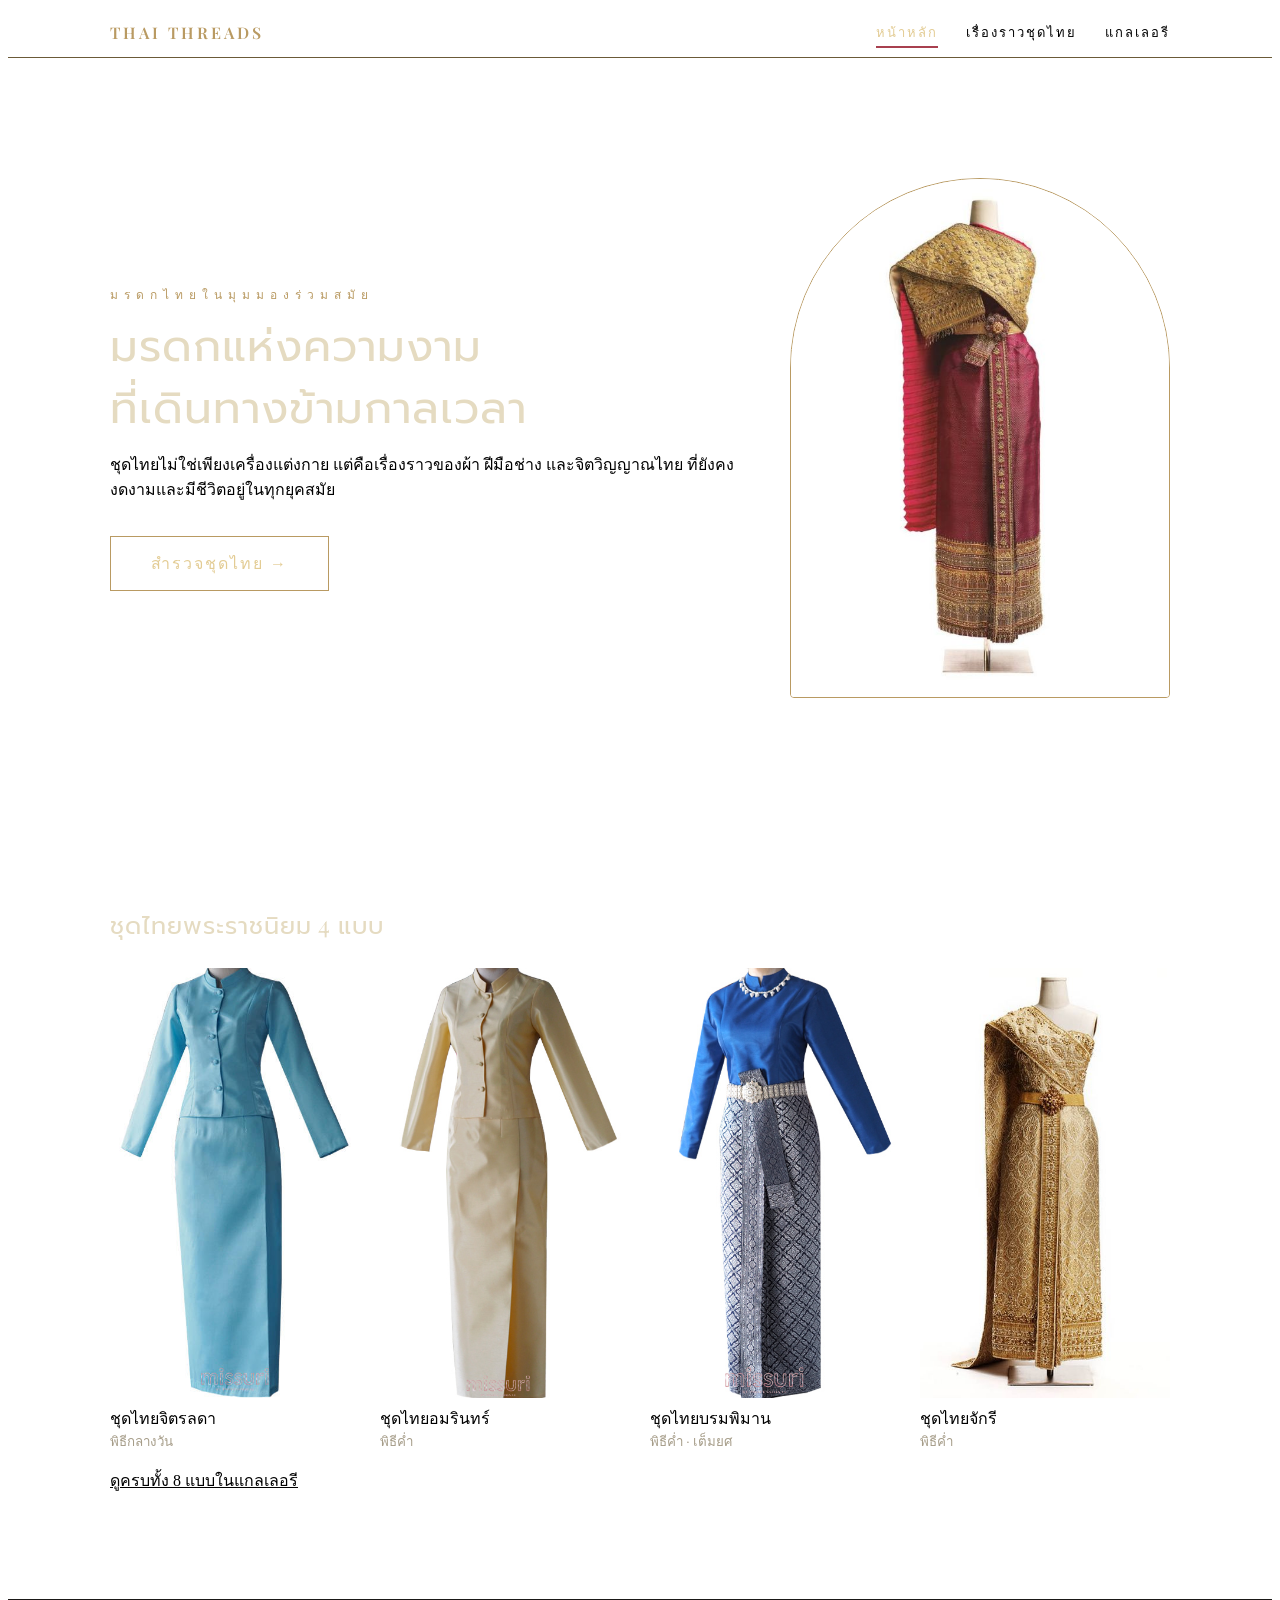
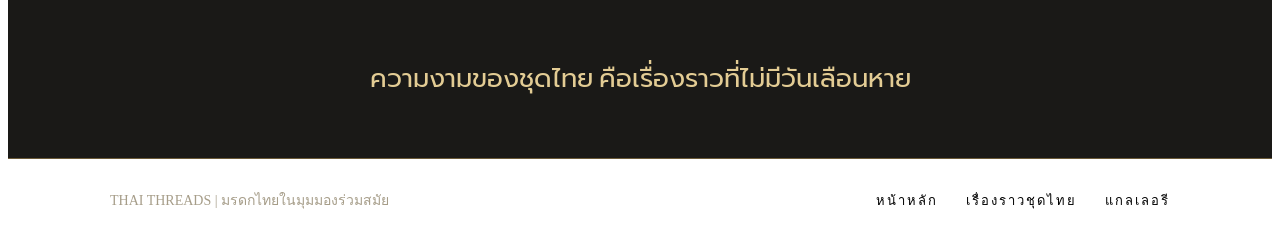
<file: index.html>
<!DOCTYPE html>
<html lang="th">
<head>
  <meta charset="UTF-8">
  <meta name="viewport" content="width=device-width, initial-scale=1.0">
  <title>Thai Threads | หน้าหลัก</title>
 
  <!-- ฟอนต์จาก Google Fonts (ต้องต่ออินเทอร์เน็ต) -->
  <link href="https://fonts.googleapis.com/css2?family=Playfair+Display:wght@400;500;600&family=Prompt:wght@300;400;500&display=swap" rel="stylesheet">
 
  <!-- เชื่อมไฟล์ CSS (ต้องอยู่โฟลเดอร์เดียวกับไฟล์นี้) -->
  <link rel="stylesheet" href="styles.css">
</head>
<body>
 
  <!-- ===== เมนูด้านบน (ทุกหน้าใช้เหมือนกัน) ===== -->
  <header>
    <div class="container">
      <a class="logo" href="index.html">THAI THREADS</a>
      <nav>
        <a class="active" href="index.html">หน้าหลัก</a>
        <a href="story.html">เรื่องราวชุดไทย</a>
        <a href="gallery.html">แกลเลอรี</a>
      </nav>
    </div>
  </header>
 
  <!-- ===== ส่วนบนสุดของหน้าหลัก ===== -->
  <section class="hero">
    <div class="container">
      <div class="hero-text">
        <p class="small-title">มรดกไทยในมุมมองร่วมสมัย</p>
        <h1>มรดกแห่งความงาม<br>ที่เดินทางข้ามกาลเวลา</h1>
        <p>ชุดไทยไม่ใช่เพียงเครื่องแต่งกาย แต่คือเรื่องราวของผ้า ฝีมือช่าง และจิตวิญญาณไทย ที่ยังคงงดงามและมีชีวิตอยู่ในทุกยุคสมัย</p>
        <br>
        <a class="button" href="gallery.html">สำรวจชุดไทย →</a>
      </div>
 
      <!-- รูปใหญ่: เอารูปไปใส่ในโฟลเดอร์ images ชื่อ hero.jpg -->
      <img src="images/chakkraphat.jpg" alt="ผู้หญิงสวมชุดไทย">
    </div>
  </section>
 
  <!-- ===== ชุดไทยพระราชนิยม 4 แบบ ===== -->
  <section>
    <div class="container">
      <h2>ชุดไทยพระราชนิยม 4 แบบ</h2>
 
      <div class="grid">
 
        <a class="card" href="gallery.html#chitralada">
          <img src="images/chitralada.jpg" alt="ชุดไทยจิตรลดา">
          <p>ชุดไทยจิตรลดา<small>พิธีกลางวัน</small></p>
        </a>
 
        <a class="card" href="gallery.html#amarin">
          <img src="images/amarin.jpg" alt="ชุดไทยอมรินทร์">
          <p>ชุดไทยอมรินทร์<small>พิธีค่ำ</small></p>
        </a>
 
        <a class="card" href="gallery.html#boromphiman">
          <img src="images/boromphiman.jpg" alt="ชุดไทยบรมพิมาน">
          <p>ชุดไทยบรมพิมาน<small>พิธีค่ำ · เต็มยศ</small></p>
        </a>
 
        <a class="card" href="gallery.html#chakri">
          <img src="images/chakri.jpg" alt="ชุดไทยจักรี">
          <p>ชุดไทยจักรี<small>พิธีค่ำ</small></p>
        </a>
 
      </div>
 
      <p><a href="gallery.html">ดูครบทั้ง 8 แบบในแกลเลอรี</a></p>
    </div>
  </section>
 
  <!-- ===== แถบคำคม ===== -->
  <div class="quote">
    <p>ความงามของชุดไทย คือเรื่องราวที่ไม่มีวันเลือนหาย</p>
  </div>
 
  <!-- ===== ส่วนท้ายเว็บ (ทุกหน้าใช้เหมือนกัน) ===== -->
  <footer>
    <div class="container">
      <p>THAI THREADS | มรดกไทยในมุมมองร่วมสมัย</p>
      <nav>
        <a href="index.html">หน้าหลัก</a>
        <a href="story.html">เรื่องราวชุดไทย</a>
        <a href="gallery.html">แกลเลอรี</a>
      </nav>
    </div>
  </footer>
 
</body>
</html>
</file>
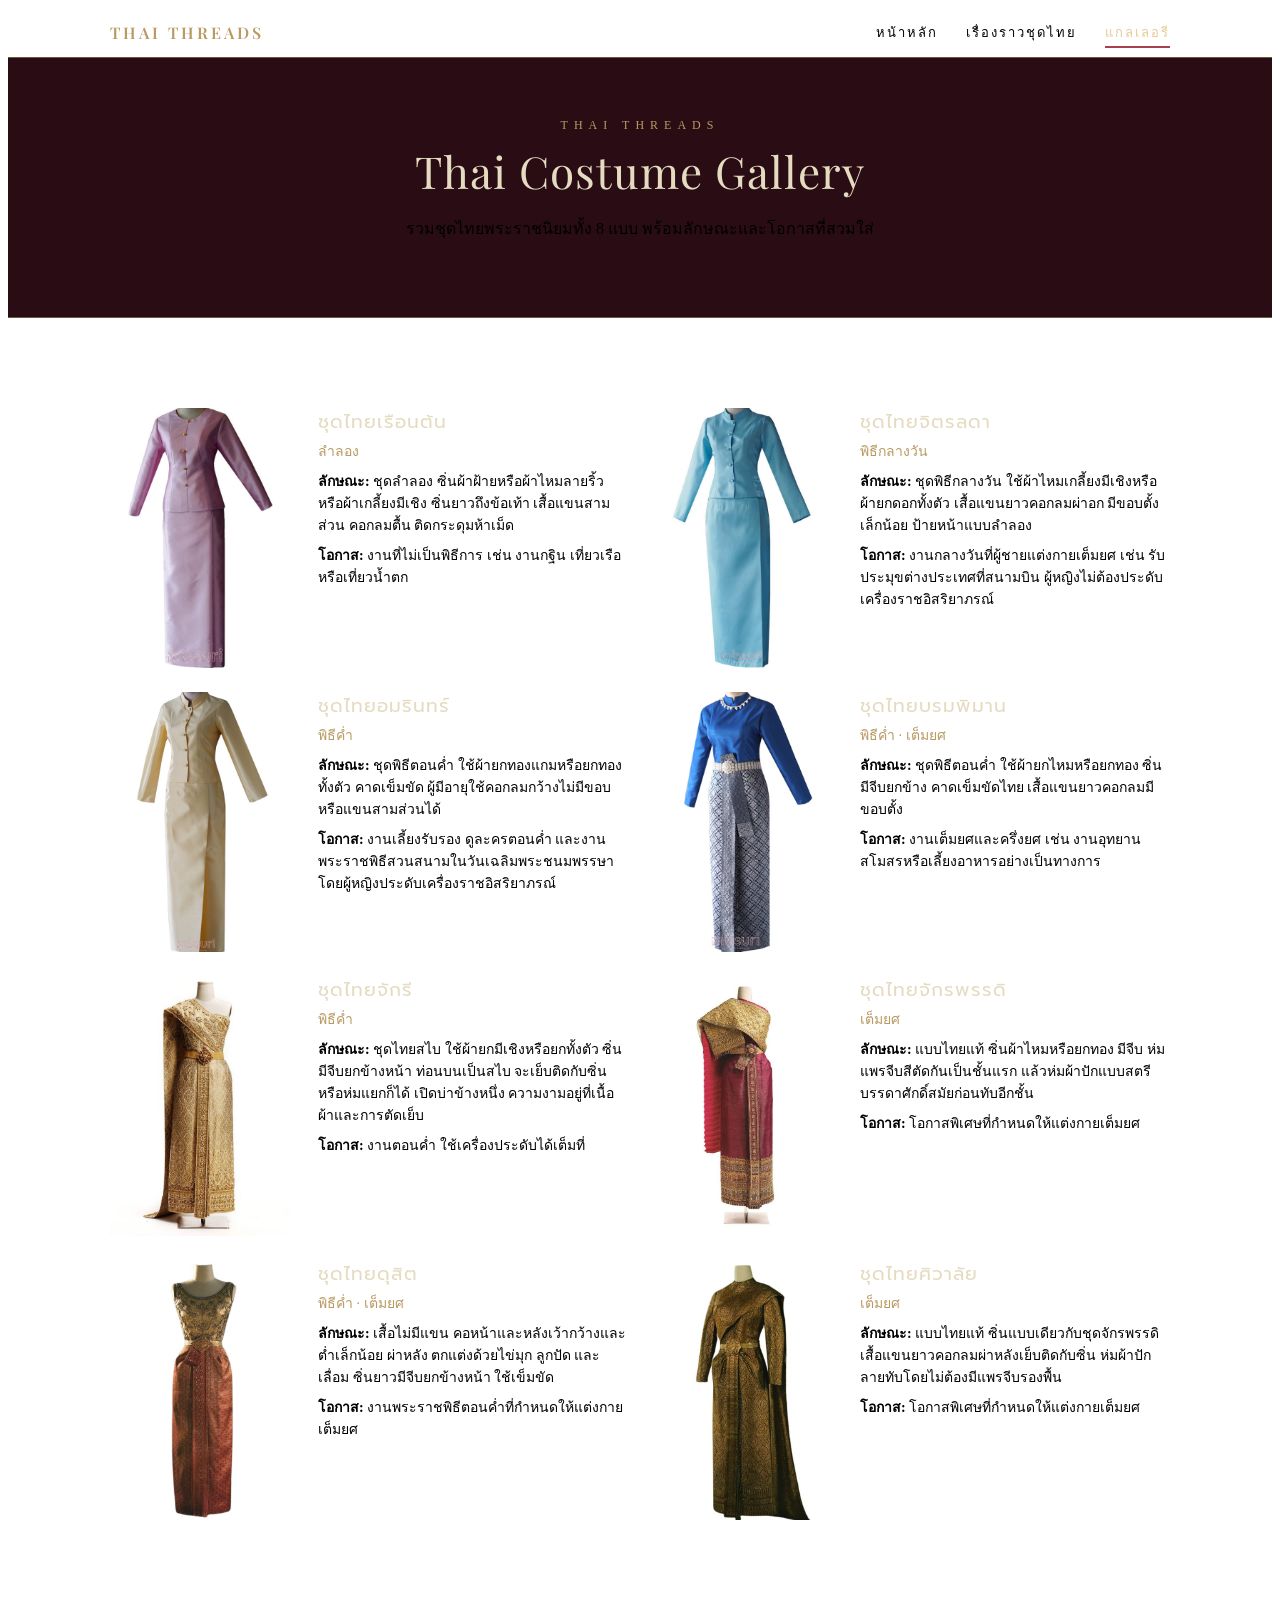
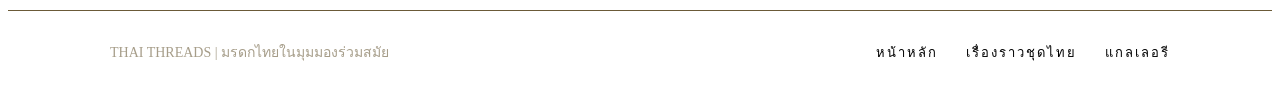
<file: gallery.html>
<!DOCTYPE html>
<html lang="th">
<head>
  <meta charset="UTF-8">
  <meta name="viewport" content="width=device-width, initial-scale=1.0">
  <title>Thai Threads | แกลเลอรี</title>
 
  <link href="https://fonts.googleapis.com/css2?family=Playfair+Display:wght@400;500;600&family=Prompt:wght@300;400;500&display=swap" rel="stylesheet">
 
  <link rel="stylesheet" href="styles.css">
</head>
<body>
 
  <!-- ===== เมนูด้านบน (ทุกหน้าใช้เหมือนกัน) ===== -->
  <header>
    <div class="container">
      <a class="logo" href="index.html">THAI THREADS</a>
      <nav>
        <a href="index.html">หน้าหลัก</a>
        <a href="story.html">เรื่องราวชุดไทย</a>
        <a class="active" href="gallery.html">แกลเลอรี</a>
      </nav>
    </div>
  </header>
 
  <!-- ===== หัวหน้าแกลเลอรี ===== -->
  <div class="gallery-top">
    <p class="small-title">THAI THREADS</p>
    <h1>Thai Costume Gallery</h1>
    <p>รวมชุดไทยพระราชนิยมทั้ง 8 แบบ พร้อมลักษณะและโอกาสที่สวมใส่</p>
  </div>
 
  <!-- ===== การ์ดชุดไทยทั้ง 8 แบบ ===== -->
  <!-- แต่ละการ์ดมี id ตรงกับลิงก์จากหน้าอื่น เช่น gallery.html#amarin -->
  <section>
    <div class="container">
      <div class="gallery-grid">
 
        <div class="gallery-card" id="ruean-ton">
          <img src="images/ruean-ton.jpg" alt="ชุดไทยเรือนต้น">
          <div>
            <h3>ชุดไทยเรือนต้น</h3>
            <p class="tag">ลำลอง</p>
            <p><b>ลักษณะ:</b> ชุดลำลอง ซิ่นผ้าฝ้ายหรือผ้าไหมลายริ้วหรือผ้าเกลี้ยงมีเชิง ซิ่นยาวถึงข้อเท้า เสื้อแขนสามส่วน คอกลมตื้น ติดกระดุมห้าเม็ด</p>
            <p><b>โอกาส:</b> งานที่ไม่เป็นพิธีการ เช่น งานกฐิน เที่ยวเรือ หรือเที่ยวน้ำตก</p>
          </div>
        </div>
 
        <div class="gallery-card" id="chitralada">
          <img src="images/chitralada.jpg" alt="ชุดไทยจิตรลดา">
          <div>
            <h3>ชุดไทยจิตรลดา</h3>
            <p class="tag">พิธีกลางวัน</p>
            <p><b>ลักษณะ:</b> ชุดพิธีกลางวัน ใช้ผ้าไหมเกลี้ยงมีเชิงหรือผ้ายกดอกทั้งตัว เสื้อแขนยาวคอกลมผ่าอก มีขอบตั้งเล็กน้อย ป้ายหน้าแบบลำลอง</p>
            <p><b>โอกาส:</b> งานกลางวันที่ผู้ชายแต่งกายเต็มยศ เช่น รับประมุขต่างประเทศที่สนามบิน ผู้หญิงไม่ต้องประดับเครื่องราชอิสริยาภรณ์</p>
          </div>
        </div>
 
        <div class="gallery-card" id="amarin">
          <img src="images/amarin.jpg" alt="ชุดไทยอมรินทร์">
          <div>
            <h3>ชุดไทยอมรินทร์</h3>
            <p class="tag">พิธีค่ำ</p>
            <p><b>ลักษณะ:</b> ชุดพิธีตอนค่ำ ใช้ผ้ายกทองแกมหรือยกทองทั้งตัว คาดเข็มขัด ผู้มีอายุใช้คอกลมกว้างไม่มีขอบ หรือแขนสามส่วนได้</p>
            <p><b>โอกาส:</b> งานเลี้ยงรับรอง ดูละครตอนค่ำ และงานพระราชพิธีสวนสนามในวันเฉลิมพระชนมพรรษา โดยผู้หญิงประดับเครื่องราชอิสริยาภรณ์</p>
          </div>
        </div>
 
        <div class="gallery-card" id="boromphiman">
          <img src="images/boromphiman.jpg" alt="ชุดไทยบรมพิมาน">
          <div>
            <h3>ชุดไทยบรมพิมาน</h3>
            <p class="tag">พิธีค่ำ · เต็มยศ</p>
            <p><b>ลักษณะ:</b> ชุดพิธีตอนค่ำ ใช้ผ้ายกไหมหรือยกทอง ซิ่นมีจีบยกข้าง คาดเข็มขัดไทย เสื้อแขนยาวคอกลมมีขอบตั้ง</p>
            <p><b>โอกาส:</b> งานเต็มยศและครึ่งยศ เช่น งานอุทยานสโมสรหรือเลี้ยงอาหารอย่างเป็นทางการ</p>
          </div>
        </div>
 
        <div class="gallery-card" id="chakri">
          <img src="images/chakri.jpg" alt="ชุดไทยจักรี">
          <div>
            <h3>ชุดไทยจักรี</h3>
            <p class="tag">พิธีค่ำ</p>
            <p><b>ลักษณะ:</b> ชุดไทยสไบ ใช้ผ้ายกมีเชิงหรือยกทั้งตัว ซิ่นมีจีบยกข้างหน้า ท่อนบนเป็นสไบ จะเย็บติดกับซิ่นหรือห่มแยกก็ได้ เปิดบ่าข้างหนึ่ง ความงามอยู่ที่เนื้อผ้าและการตัดเย็บ</p>
            <p><b>โอกาส:</b> งานตอนค่ำ ใช้เครื่องประดับได้เต็มที่</p>
          </div>
        </div>
 
        <div class="gallery-card" id="chakkraphat">
          <img src="images/chakkraphat.jpg" alt="ชุดไทยจักรพรรดิ">
          <div>
            <h3>ชุดไทยจักรพรรดิ</h3>
            <p class="tag">เต็มยศ</p>
            <p><b>ลักษณะ:</b> แบบไทยแท้ ซิ่นผ้าไหมหรือยกทอง มีจีบ ห่มแพรจีบสีตัดกันเป็นชั้นแรก แล้วห่มผ้าปักแบบสตรีบรรดาศักดิ์สมัยก่อนทับอีกชั้น</p>
            <p><b>โอกาส:</b> โอกาสพิเศษที่กำหนดให้แต่งกายเต็มยศ</p>
          </div>
        </div>
 
        <div class="gallery-card" id="dusit">
          <img src="images/dusit.jpg" alt="ชุดไทยดุสิต">
          <div>
            <h3>ชุดไทยดุสิต</h3>
            <p class="tag">พิธีค่ำ · เต็มยศ</p>
            <p><b>ลักษณะ:</b> เสื้อไม่มีแขน คอหน้าและหลังเว้ากว้างและต่ำเล็กน้อย ผ่าหลัง ตกแต่งด้วยไข่มุก ลูกปัด และเลื่อม ซิ่นยาวมีจีบยกข้างหน้า ใช้เข็มขัด</p>
            <p><b>โอกาส:</b> งานพระราชพิธีตอนค่ำที่กำหนดให้แต่งกายเต็มยศ</p>
          </div>
        </div>
 
        <div class="gallery-card" id="siwalai">
          <img src="images/siwalai.jpg" alt="ชุดไทยศิวาลัย">
          <div>
            <h3>ชุดไทยศิวาลัย</h3>
            <p class="tag">เต็มยศ</p>
            <p><b>ลักษณะ:</b> แบบไทยแท้ ซิ่นแบบเดียวกับชุดจักรพรรดิ เสื้อแขนยาวคอกลมผ่าหลังเย็บติดกับซิ่น ห่มผ้าปักลายทับโดยไม่ต้องมีแพรจีบรองพื้น</p>
            <p><b>โอกาส:</b> โอกาสพิเศษที่กำหนดให้แต่งกายเต็มยศ</p>
          </div>
        </div>
 
      </div>
    </div>
  </section>
 
  <!-- ===== ส่วนท้ายเว็บ (ทุกหน้าใช้เหมือนกัน) ===== -->
  <footer>
    <div class="container">
      <p>THAI THREADS | มรดกไทยในมุมมองร่วมสมัย</p>
      <nav>
        <a href="index.html">หน้าหลัก</a>
        <a href="story.html">เรื่องราวชุดไทย</a>
        <a href="gallery.html">แกลเลอรี</a>
      </nav>
    </div>
  </footer>
 
</body>
</html>
</file>
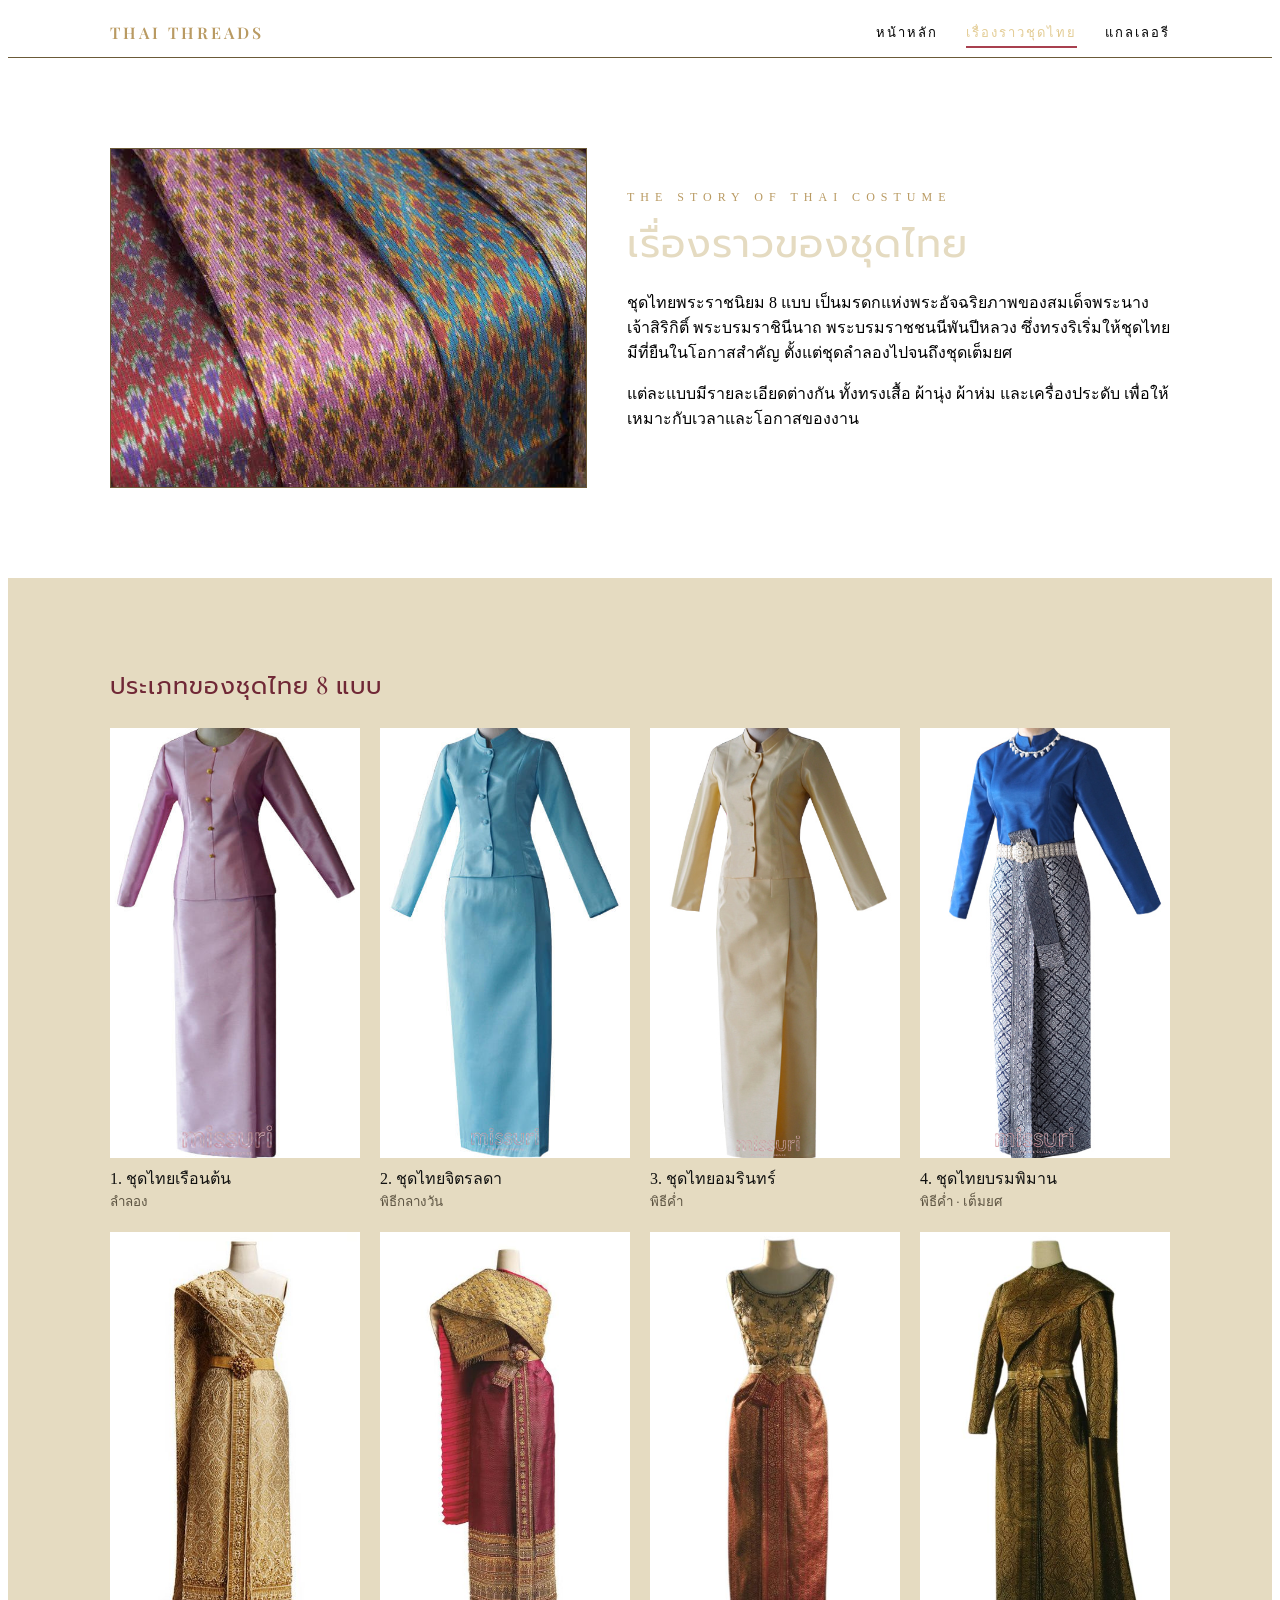
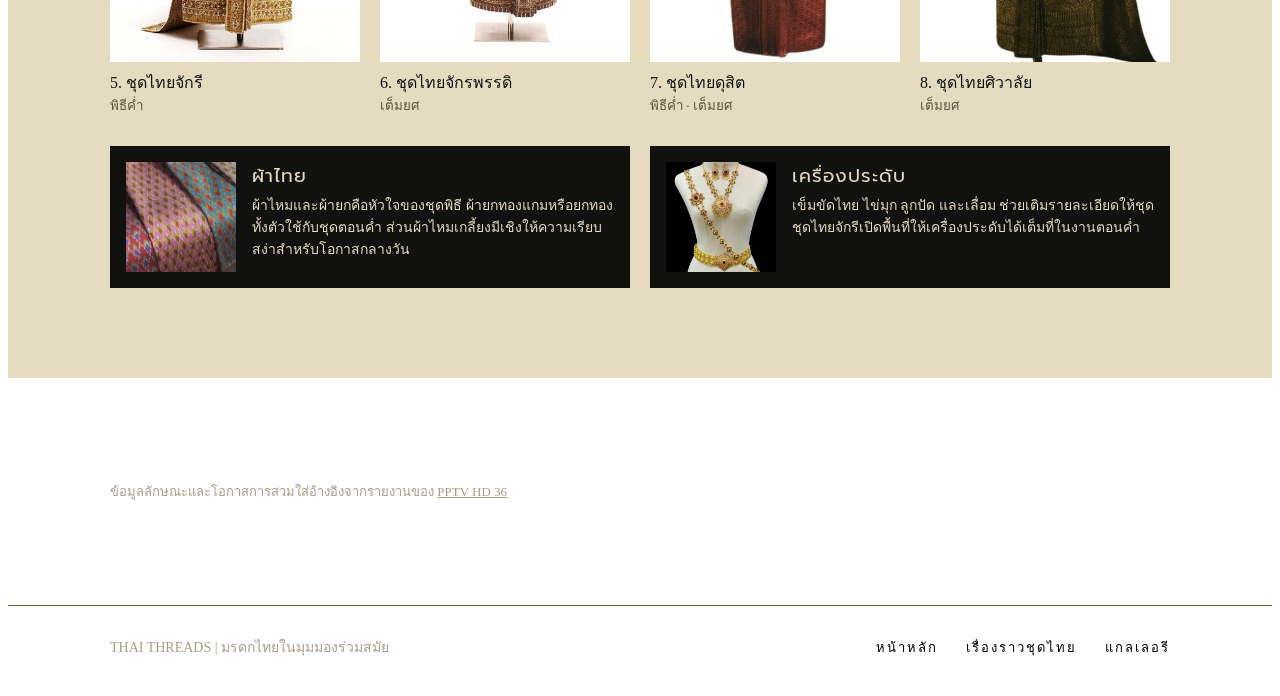
<file: story.html>
<!DOCTYPE html>
<html lang="th">
<head>
  <meta charset="UTF-8">
  <meta name="viewport" content="width=device-width, initial-scale=1.0">
  <title>Thai Threads | เรื่องราวชุดไทย</title>
 
  <link href="https://fonts.googleapis.com/css2?family=Playfair+Display:wght@400;500;600&family=Prompt:wght@300;400;500&display=swap" rel="stylesheet">
 
  <link rel="stylesheet" href="styles.css">
</head>
<body>
 
  <!-- ===== เมนูด้านบน (ทุกหน้าใช้เหมือนกัน) ===== -->
  <header>
    <div class="container">
      <a class="logo" href="index.html">THAI THREADS</a>
      <nav>
        <a href="index.html">หน้าหลัก</a>
        <a class="active" href="story.html">เรื่องราวชุดไทย</a>
        <a href="gallery.html">แกลเลอรี</a>
      </nav>
    </div>
  </header>
 
  <!-- ===== ส่วนบน: รูปซ้าย ข้อความขวา ===== -->
  <section class="story-top">
    <div class="container">
      <img src="images/fabric.jpg" alt="ผ้าไทย">
      <div>
        <p class="small-title">THE STORY OF THAI COSTUME</p>
        <h1>เรื่องราวของชุดไทย</h1>
        <p>ชุดไทยพระราชนิยม 8 แบบ เป็นมรดกแห่งพระอัจฉริยภาพของสมเด็จพระนางเจ้าสิริกิติ์ พระบรมราชินีนาถ พระบรมราชชนนีพันปีหลวง ซึ่งทรงริเริ่มให้ชุดไทยมีที่ยืนในโอกาสสำคัญ ตั้งแต่ชุดลำลองไปจนถึงชุดเต็มยศ</p>
        <p>แต่ละแบบมีรายละเอียดต่างกัน ทั้งทรงเสื้อ ผ้านุ่ง ผ้าห่ม และเครื่องประดับ เพื่อให้เหมาะกับเวลาและโอกาสของงาน</p>
      </div>
    </div>
  </section>
 
  <!-- ===== ประเภทของชุดไทย 8 แบบ (พื้นสีครีม) ===== -->
  <section class="cream">
    <div class="container">
      <h2>ประเภทของชุดไทย 8 แบบ</h2>
 
      <div class="grid">
 
        <a class="card" href="gallery.html#ruean-ton">
          <img src="images/ruean-ton.jpg" alt="ชุดไทยเรือนต้น">
          <p>1. ชุดไทยเรือนต้น<small>ลำลอง</small></p>
        </a>
 
        <a class="card" href="gallery.html#chitralada">
          <img src="images/chitralada.jpg" alt="ชุดไทยจิตรลดา">
          <p>2. ชุดไทยจิตรลดา<small>พิธีกลางวัน</small></p>
        </a>
 
        <a class="card" href="gallery.html#amarin">
          <img src="images/amarin.jpg" alt="ชุดไทยอมรินทร์">
          <p>3. ชุดไทยอมรินทร์<small>พิธีค่ำ</small></p>
        </a>
 
        <a class="card" href="gallery.html#boromphiman">
          <img src="images/boromphiman.jpg" alt="ชุดไทยบรมพิมาน">
          <p>4. ชุดไทยบรมพิมาน<small>พิธีค่ำ · เต็มยศ</small></p>
        </a>
 
        <a class="card" href="gallery.html#chakri">
          <img src="images/chakri.jpg" alt="ชุดไทยจักรี">
          <p>5. ชุดไทยจักรี<small>พิธีค่ำ</small></p>
        </a>
 
        <a class="card" href="gallery.html#chakkraphat">
          <img src="images/chakkraphat.jpg" alt="ชุดไทยจักรพรรดิ">
          <p>6. ชุดไทยจักรพรรดิ<small>เต็มยศ</small></p>
        </a>
 
        <a class="card" href="gallery.html#dusit">
          <img src="images/dusit.jpg" alt="ชุดไทยดุสิต">
          <p>7. ชุดไทยดุสิต<small>พิธีค่ำ · เต็มยศ</small></p>
        </a>
 
        <a class="card" href="gallery.html#siwalai">
          <img src="images/siwalai.jpg" alt="ชุดไทยศิวาลัย">
          <p>8. ชุดไทยศิวาลัย<small>เต็มยศ</small></p>
        </a>
 
      </div>
 
      <!-- กล่องเล็ก 2 กล่อง: ผ้าไทย และ เครื่องประดับ -->
      <div class="info-boxes">
 
        <div class="info">
          <img src="images/fabric.jpg" alt="ผ้าไทย">
          <div>
            <h3>ผ้าไทย</h3>
            <p>ผ้าไหมและผ้ายกคือหัวใจของชุดพิธี ผ้ายกทองแกมหรือยกทองทั้งตัวใช้กับชุดตอนค่ำ ส่วนผ้าไหมเกลี้ยงมีเชิงให้ความเรียบสง่าสำหรับโอกาสกลางวัน</p>
          </div>
        </div>
 
        <div class="info">
          <img src="images/jewelry.jpg" alt="เครื่องประดับ">
          <div>
            <h3>เครื่องประดับ</h3>
            <p>เข็มขัดไทย ไข่มุก ลูกปัด และเลื่อม ช่วยเติมรายละเอียดให้ชุด ชุดไทยจักรีเปิดพื้นที่ให้เครื่องประดับได้เต็มที่ในงานตอนค่ำ</p>
          </div>
        </div>
 
      </div>
    </div>
  </section>
 
  <!-- ===== แหล่งที่มาของข้อมูล ===== -->
  <section>
    <div class="container">
      <p class="source">ข้อมูลลักษณะและโอกาสการสวมใส่อ้างอิงจากรายงานของ <a href="https://www.pptvhd36.com/news/%E0%B8%82%E0%B9%88%E0%B8%B2%E0%B8%A7%E0%B9%83%E0%B8%99%E0%B8%9E%E0%B8%A3%E0%B8%B0%E0%B8%A3%E0%B8%B2%E0%B8%8A%E0%B8%AA%E0%B8%B3%E0%B8%99%E0%B8%B1%E0%B8%81/260400">PPTV HD 36</a></p>
    </div>
  </section>
 
  <!-- ===== ส่วนท้ายเว็บ (ทุกหน้าใช้เหมือนกัน) ===== -->
  <footer>
    <div class="container">
      <p>THAI THREADS | มรดกไทยในมุมมองร่วมสมัย</p>
      <nav>
        <a href="index.html">หน้าหลัก</a>
        <a href="story.html">เรื่องราวชุดไทย</a>
        <a href="gallery.html">แกลเลอรี</a>
      </nav>
    </div>
  </footer>
 
</body>
</html>
</file>
<file: styles.css>
* {
  box-sizing: border-box;
}
 
body {
  animation: fadein 1.5s;
}

@keyframes fadein {
  from { opacity: 0; }
  to   { opacity: 1; }
}
 
/* หัวข้อใช้ฟอนต์ Playfair Display สีทองอ่อน */
h1, h2, h3 {
  font-family: 'Playfair Display', 'Prompt', serif;
  letter-spacing: 1px;
  font-weight: 400;
  color: #E5DBC1;
  margin: 0 0 12px 0;
}
 
a {
  color: inherit;
}
 
img {
  max-width: 100%;
}
 
/* กล่องกลางหน้า กว้างไม่เกิน 1100px และอยู่ตรงกลาง */
.container {
  max-width: 1100px;
  margin: 0 auto;
  padding: 0 20px;
}
 
 
/* ---------- 2. แถบเมนูด้านบน ---------- */
 
header {
  border-bottom: 1px solid #6b5a38;
}
 
/* flex: ให้โลโก้อยู่ซ้าย เมนูอยู่ขวา */
header .container {
  display: flex;
  justify-content: space-between;
  align-items: center;
  padding-top: 14px;
  padding-bottom: 14px;
}
 
.logo {
  font-family: 'Playfair Display', serif;
  color: #B99A62;
  font-weight: 600;
  letter-spacing: 3px;
  text-decoration: none;
}
 
nav a {
  margin-left: 24px;
  text-decoration: none;
  padding-bottom: 6px;
  font-size: 13px;
  letter-spacing: 2px;
  transition: 0.4s;
}
 
nav a:hover {
  color: #e3cc94;
}
 
/* เมนูของหน้าที่เปิดอยู่ มีขีดสีแดงไวน์ใต้ตัวหนังสือ */
nav a.active {
  color: #e3cc94;
  border-bottom: 2px solid #a8404f;
}
 
 
/* ---------- 3. ส่วนเนื้อหา (ใช้ทุกหน้า) ---------- */
 
section {
  padding: 90px 0;
}
 
/* ข้อความเล็ก ๆ สีทองอยู่เหนือหัวข้อ */
.small-title {
  color: #B99A62;
  letter-spacing: 6px;
  font-size: 12px;
  margin: 0 0 8px 0;
}
 
/* ปุ่ม */
.button {
  display: inline-block;
  border: 1px solid #B99A62;
  color: #e3cc94;
  padding: 14px 40px;
  text-decoration: none;
  letter-spacing: 2px;
  transition: 0.4s;
}
 
.button:hover {
  background-color: #B99A62;
  color: #111110;
}
 
 
/* ---------- 4. หน้าหลัก: ส่วนบนสุด (hero) ---------- */
 
/* flex: ข้อความอยู่ซ้าย รูปอยู่ขวา */
.hero .container {
  display: flex;
  align-items: center;
  gap: 40px;
  padding-top: 30px;
  padding-bottom: 30px;
}
 
.hero-text {
  flex: 1;
}
 
.hero-text h1 {
  font-size: 44px;
  line-height: 1.4;
}
 
/* รูปใหญ่ มุมบนโค้งมน */
.hero img {
  width: 380px;
  height: 520px;
  object-fit: cover;
  border: 1px solid #B99A62;
  border-radius: 190px 190px 4px 4px;
  background-color: #25221e;
}
 
 
/* ---------- 5. การ์ดรูปชุดไทย (หน้าหลัก และหน้าเรื่องราว) ---------- */
 
/* grid: แบ่งเป็น 4 คอลัมน์เท่า ๆ กัน */
.grid {
  display: grid;
  grid-template-columns: repeat(4, 1fr);
  gap: 20px;
  margin-top: 24px;
}
 
.card {
  text-decoration: none;
}
 
/* รูปทุกใบสูงเท่ากัน ตัดส่วนเกินออกให้พอดี */
.card img {
  display: block;
  width: 100%;
  height: 430px;
  object-fit: cover;
  background-color: #25221e;
  transition: 0.5s;
}
 
.card:hover img {
  opacity: 0.8;
}
 
.card p {
  margin: 8px 0 0 0;
}
 
/* ตัวหนังสือบรรทัดเล็กใต้ชื่อชุด */
.card small {
  display: block;
  color: #a69d89;
}
 
 
/* ---------- 6. แถบคำคม (หน้าหลัก) ---------- */
 
.quote {
  background-color: #1a1917;
  text-align: center;
  padding: 60px 20px;
}
 
.quote p {
  font-family: 'Playfair Display', 'Prompt', serif;
  font-size: 26px;
  color: #e3cc94;
  margin: 0;
}
 
 
/* ---------- 7. หน้าเรื่องราวชุดไทย ---------- */
 
/* flex: รูปอยู่ซ้าย ข้อความอยู่ขวา */
.story-top .container {
  display: flex;
  align-items: center;
  gap: 40px;
}
 
.story-top img {
  width: 45%;
  height: 340px;
  object-fit: cover;
  border: 1px solid #6b5a38;
  background-color: #25221e;
}
 
.story-top h1 {
  font-size: 40px;
}
 
/* แถบพื้นครีม ตัวหนังสือสีดำ */
.cream {
  background-color: #E5DBC1;
  color: #111110;
}
 
.cream h2 {
  color: #702836;
}
 
.cream .card small {
  color: #5d5442;
}
 
/* กล่องเล็ก 2 กล่อง: ผ้าไทย กับ เครื่องประดับ */
.info-boxes {
  display: flex;
  gap: 20px;
  margin-top: 30px;
}
 
.info {
  flex: 1;
  display: flex;
  gap: 16px;
  background-color: #111110;
  color: #E5DBC1;
  padding: 16px;
}
 
.info img {
  width: 110px;
  height: 110px;
  object-fit: cover;
  flex-shrink: 0;
  background-color: #25221e;
}
 
.info h3 {
  margin-bottom: 4px;
}
 
.info p {
  margin: 0;
  font-size: 14px;
}
 
.source {
  font-size: 13px;
  color: #a69d89;
}
 
 
/* ---------- 8. หน้าแกลเลอรี ---------- */
 
.gallery-top {
  background-color: #2a0d14;
  text-align: center;
  padding: 60px 20px;
  border-bottom: 1px solid #6b5a38;
}
 
.gallery-top h1 {
  font-size: 44px;
}
 
/* grid: การ์ดละ 2 ใบต่อแถว */
.gallery-grid {
  display: grid;
  grid-template-columns: repeat(2, 1fr);
  gap: 24px;
}
 
/* flex: รูปอยู่ซ้าย ข้อความอยู่ขวา */
.gallery-card {
  display: flex;
  gap: 28px;
}
 
.gallery-card img {
  width: 180px;
  height: 260px;
  object-fit: cover;
  flex-shrink: 0;
  background-color: #25221e;
}
 
.gallery-card h3 {
  margin-bottom: 4px;
}
 
.gallery-card p {
  margin: 0 0 8px 0;
  font-size: 14px;
}
 
.gallery-card .tag {
  color: #B99A62;
}
 
 
/* ---------- 9. ส่วนท้ายเว็บ ---------- */
 
footer {
  border-top: 1px solid #6b5a38;
  padding: 30px 0;
}
 
footer .container {
  display: flex;
  justify-content: space-between;
  align-items: center;
}
 
footer p {
  margin: 0;
  color: #a69d89;
  font-size: 14px;
}
 
 
/* ---------- 10. จอเล็ก (มือถือ / หน้าต่างแคบ) ----------
   เมื่อจอกว้างไม่เกิน 800px ให้ปรับ layout ดังนี้ */
 
@media (max-width: 800px) {
  .hero .container,
  .story-top .container,
  .info-boxes {
    flex-direction: column;
  }
 
  .hero img,
  .story-top img {
    width: 100%;
  }
 
  .hero img {
    height: 420px;
  }
 
  .hero-text h1 {
    font-size: 34px;
  }
 
  .grid {
    gap: 32px;
    grid-template-columns: repeat(2, 1fr);
  }
 
  .card img {
    height: 260px;
  }
 
  .gallery-grid {
    grid-template-columns: 1fr;
    gap: 60px 40px;
  }
 
  header .container {
    flex-direction: column;
    gap: 8px;
  }
 
  nav a {
    margin: 0 10px;
  }
}
</file>
